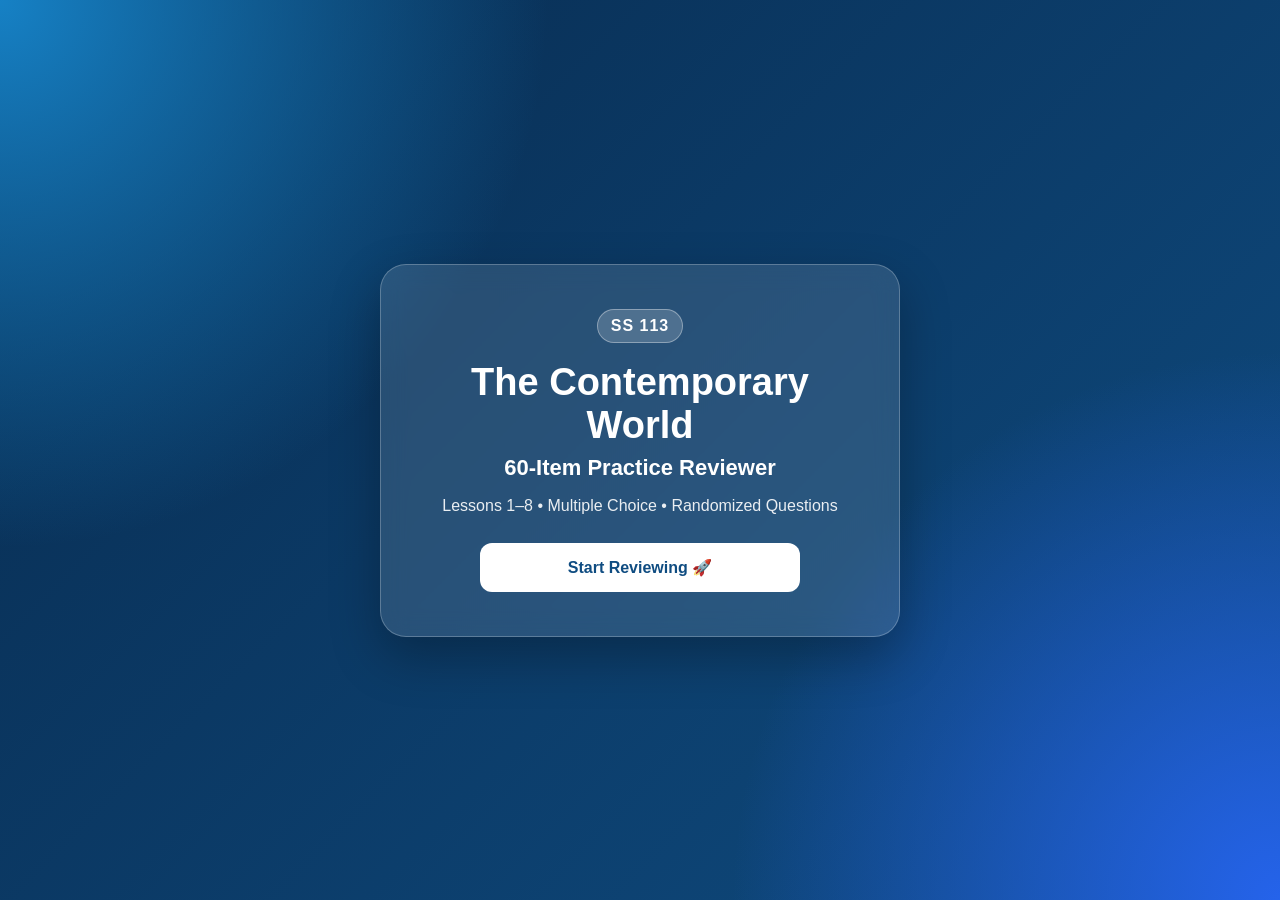
<file: index.html>
<!DOCTYPE html>
<html lang="en">
<head>
    <meta charset="UTF-8">
    <meta name="viewport" content="width=device-width, initial-scale=1.0">
    <title>The Contemporary World Reviewer</title>
    <link rel="stylesheet" href="style.css">
</head>
<body class="landing-page">
    <div class="landing-card">
        <div class="course-badge">SS 113</div>
        <h1>The Contemporary World</h1>
        <p class="subtitle">60-Item Practice Reviewer</p>
        <p class="description">Lessons 1–8 • Multiple Choice • Randomized Questions</p>
        <a class="start-btn" href="home.html">Start Reviewing 🚀</a>
    </div>
</body>
</html>
</file>
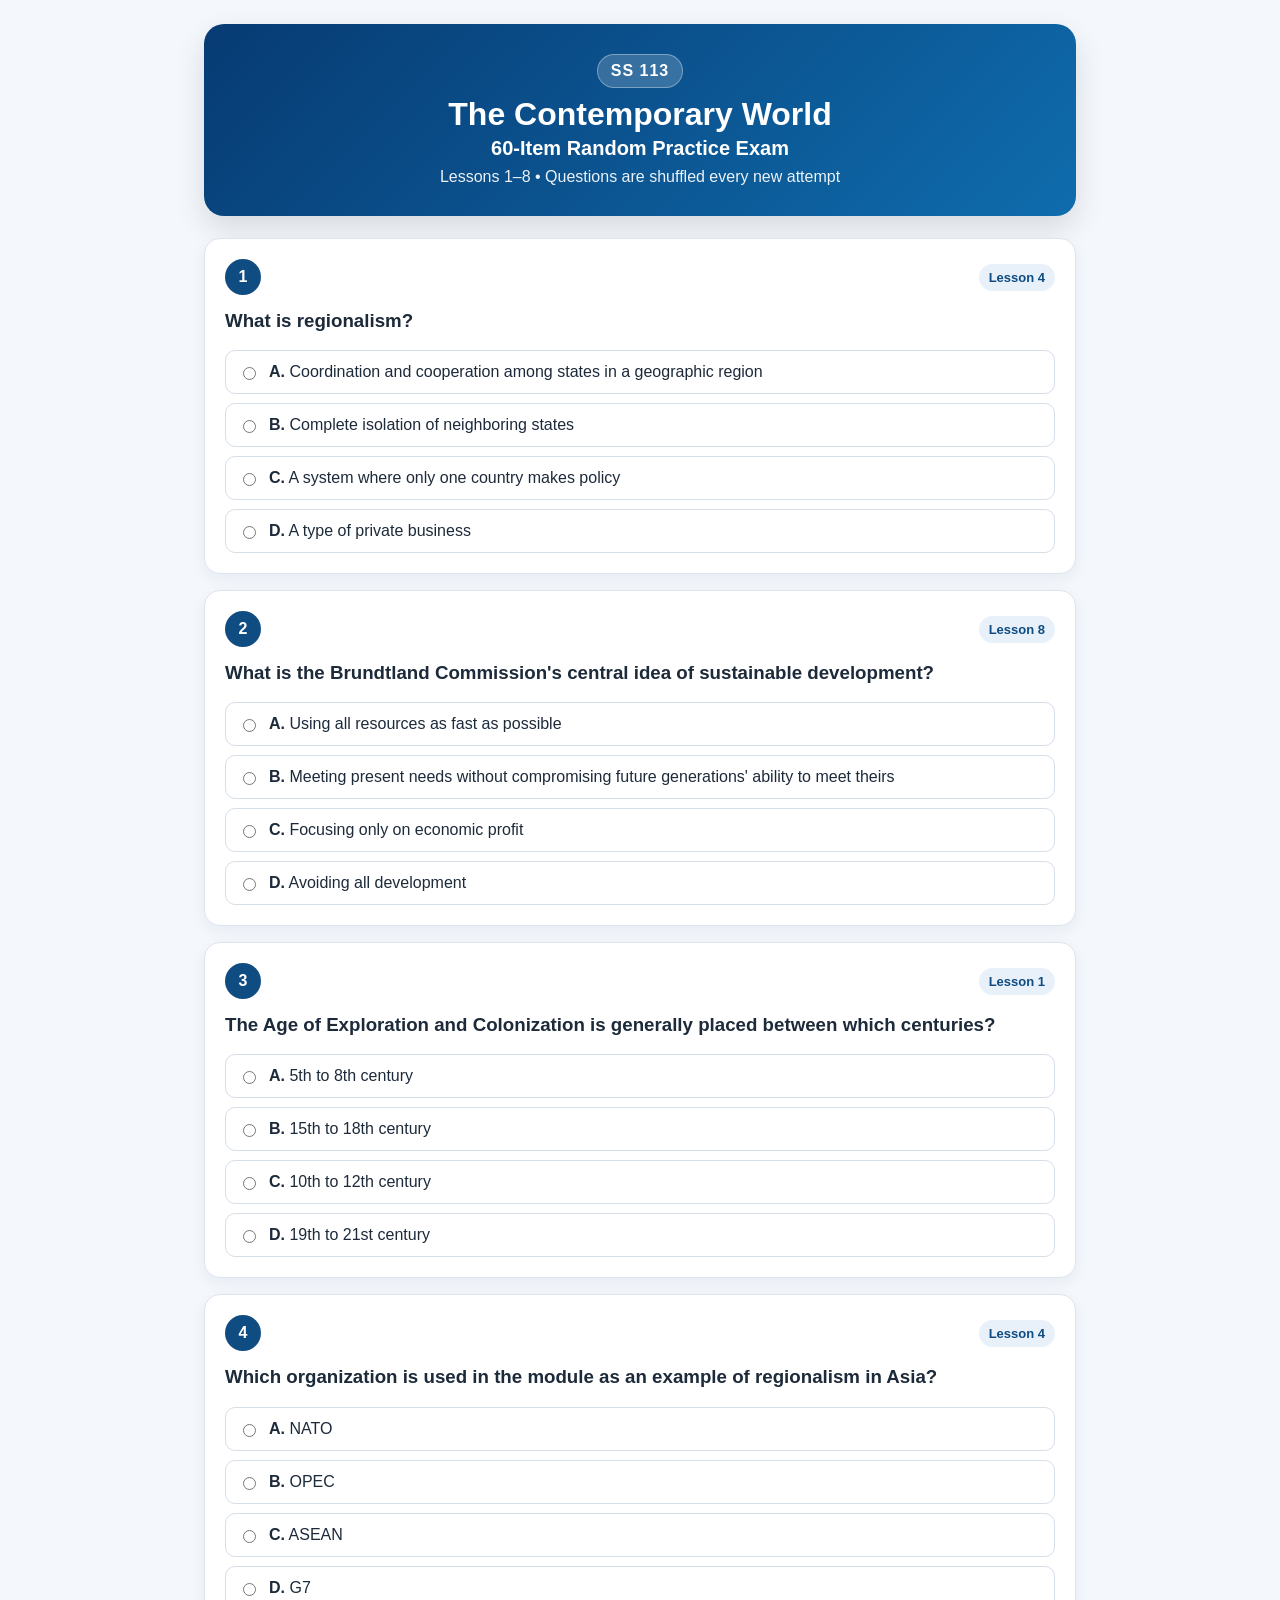
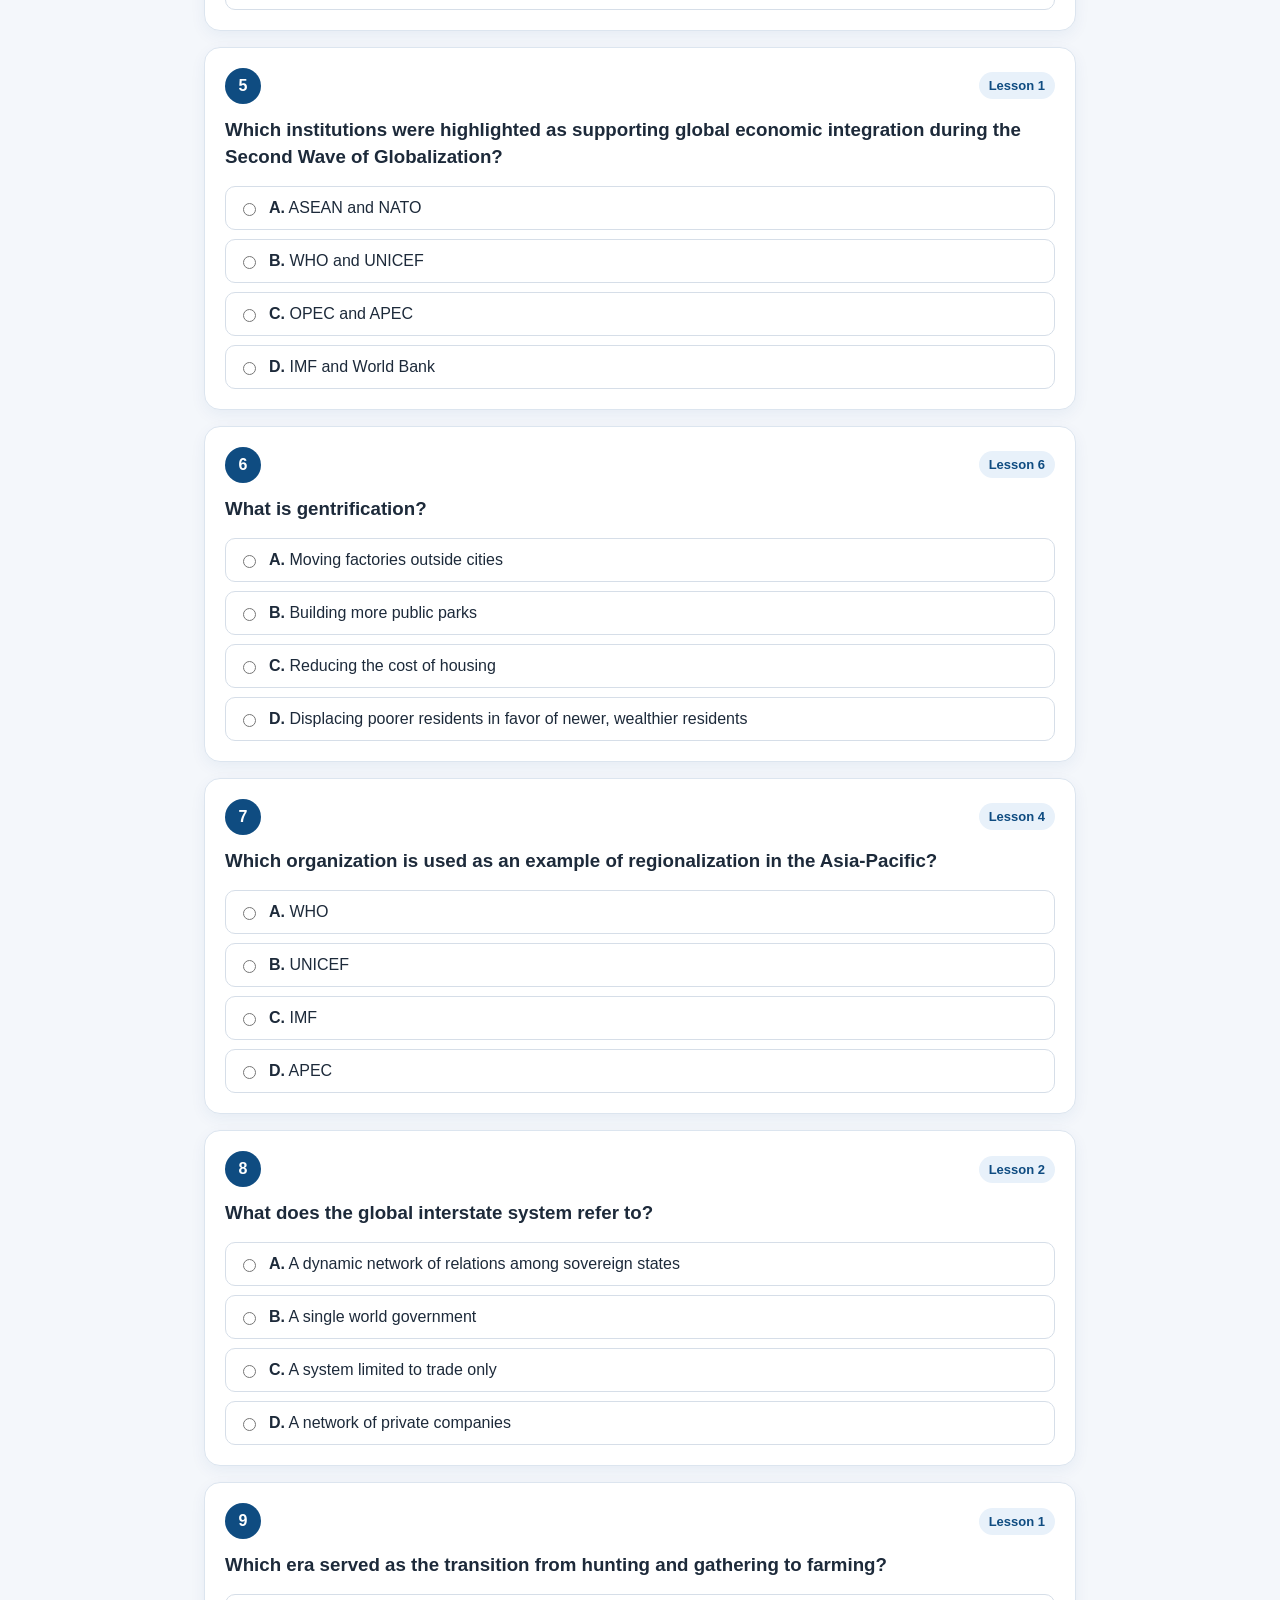
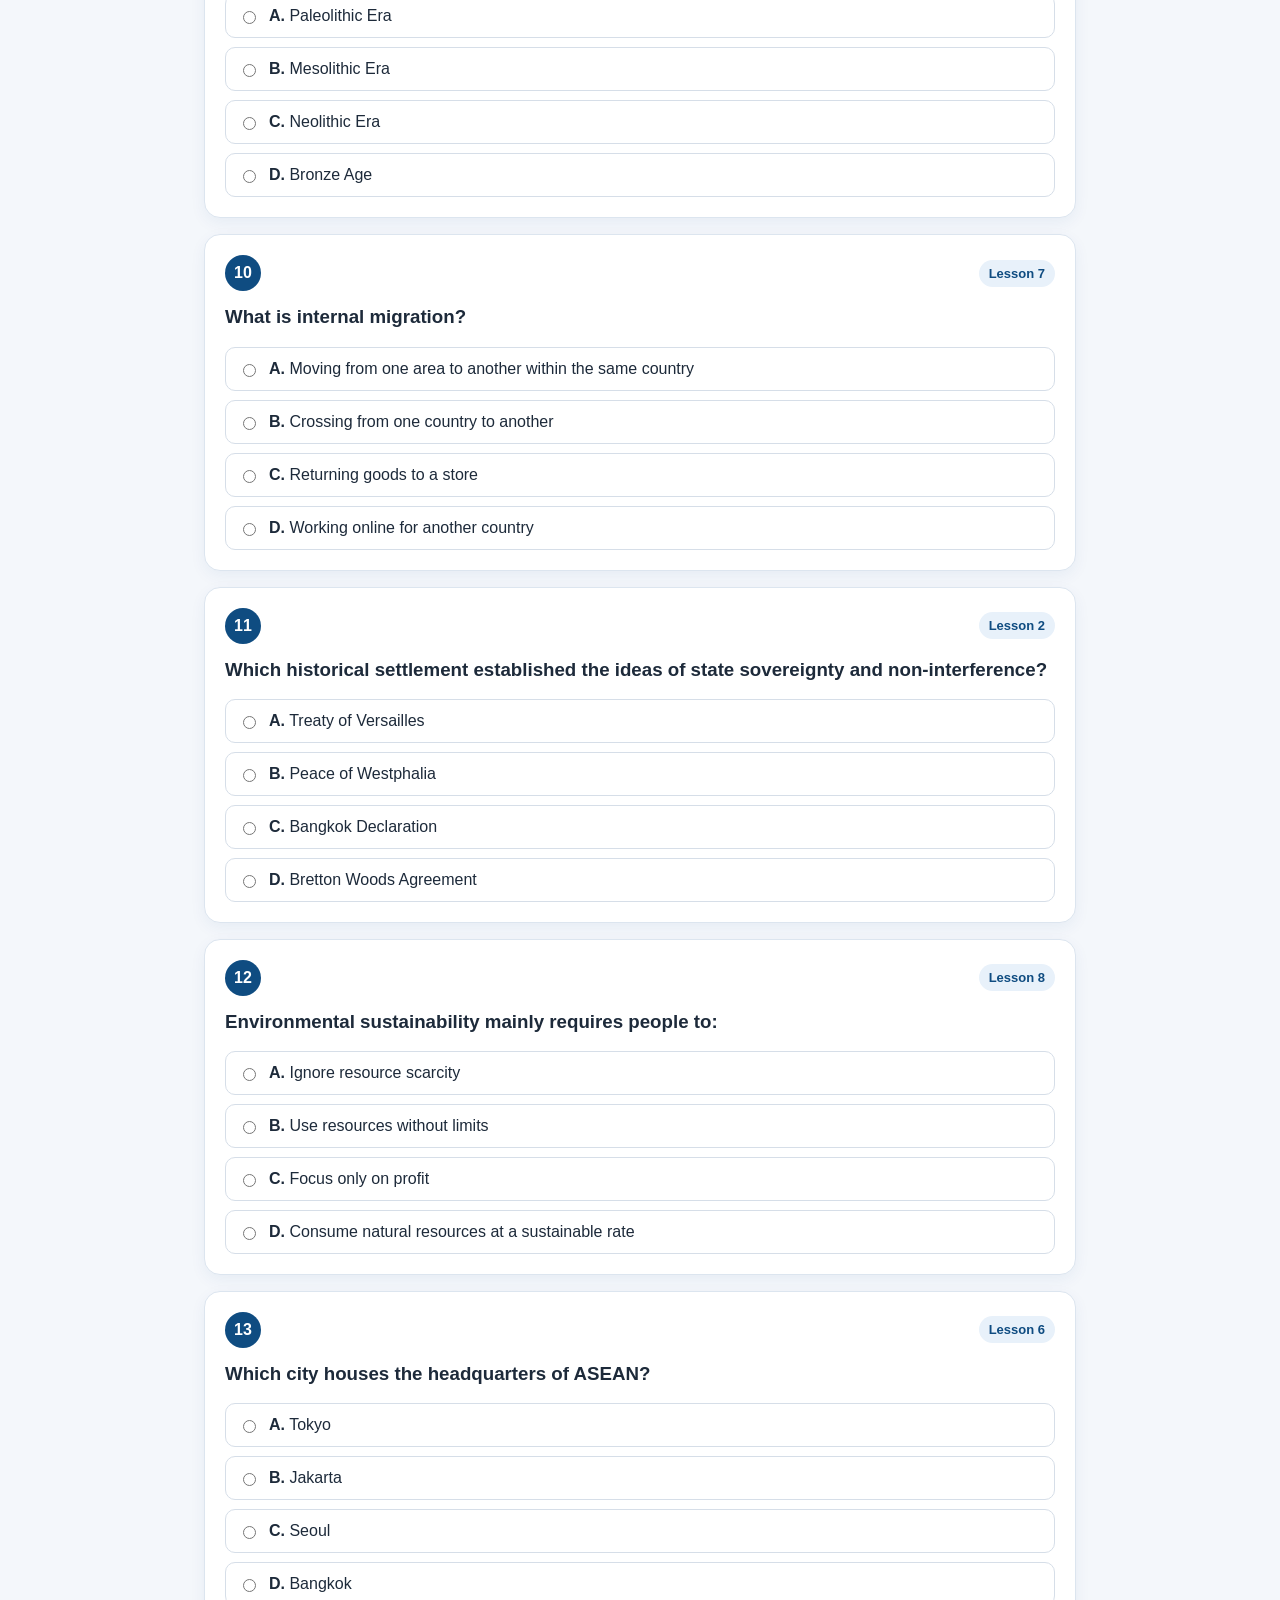
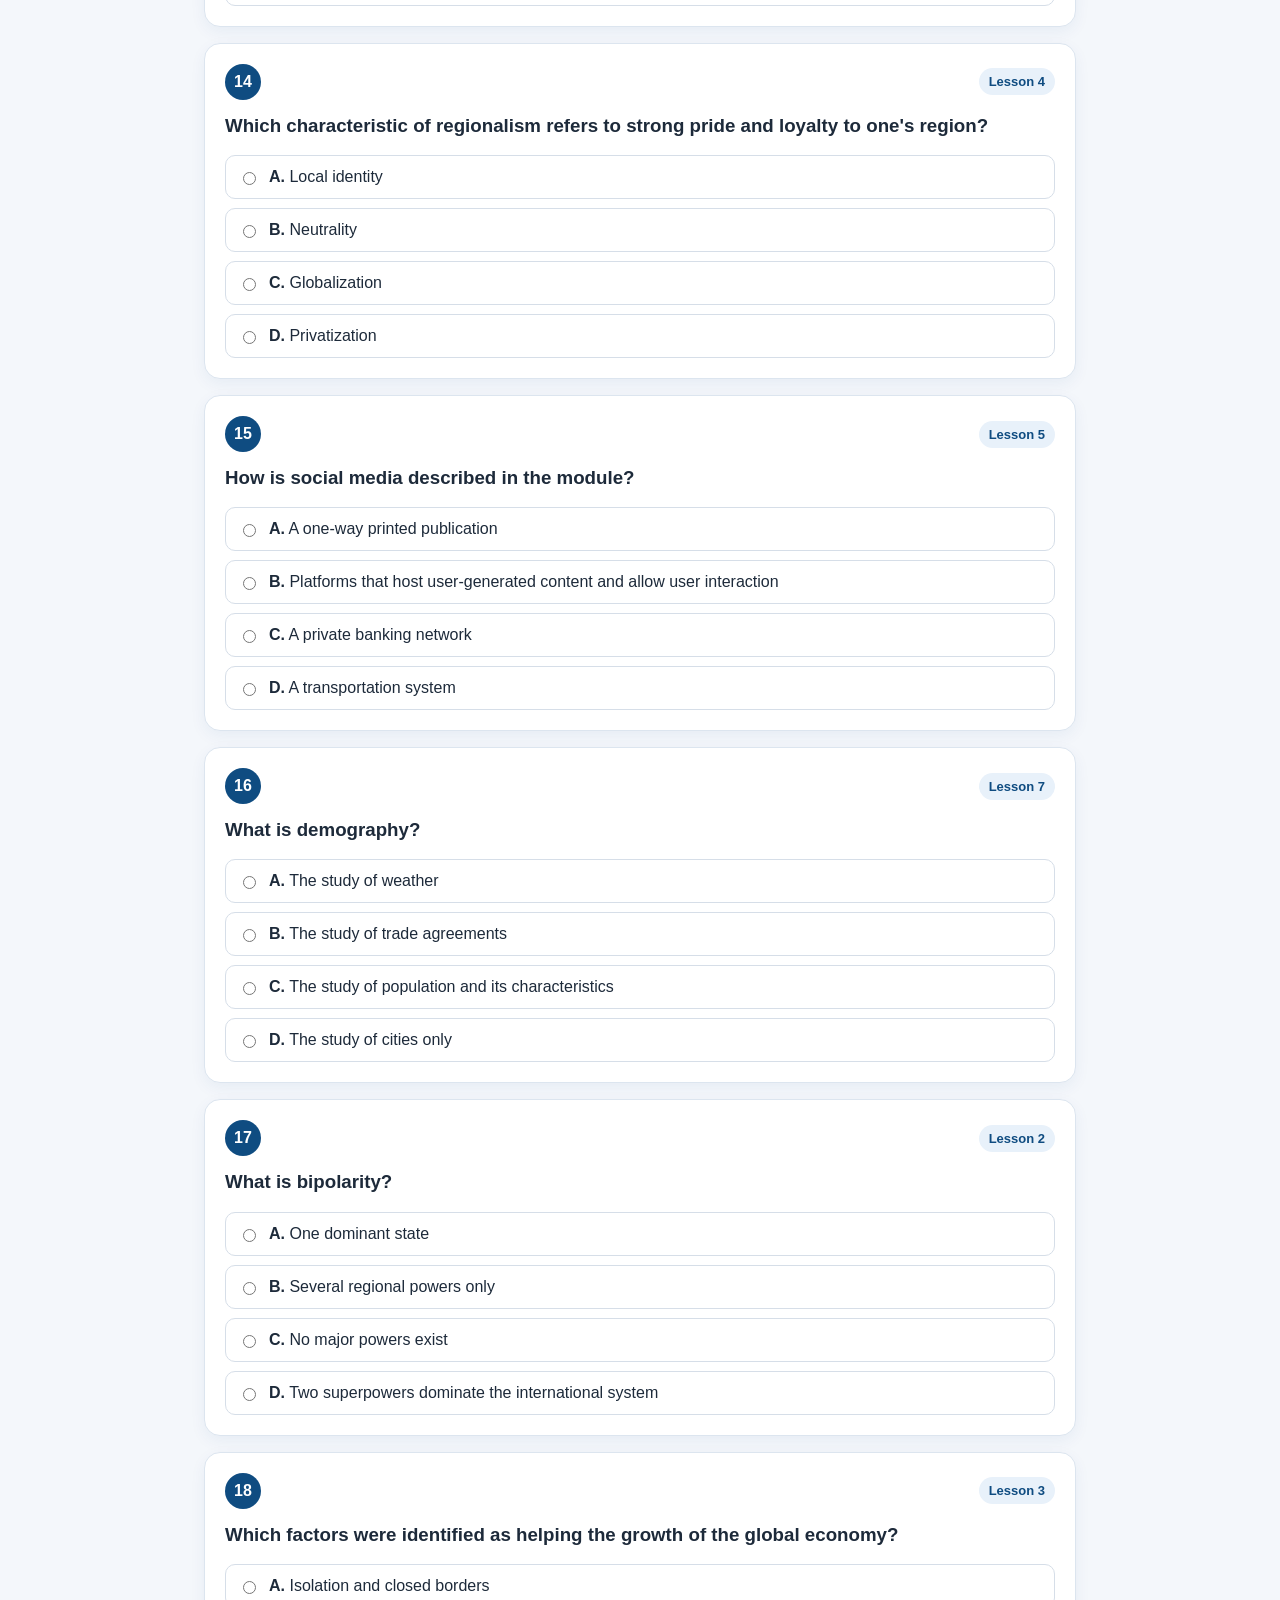
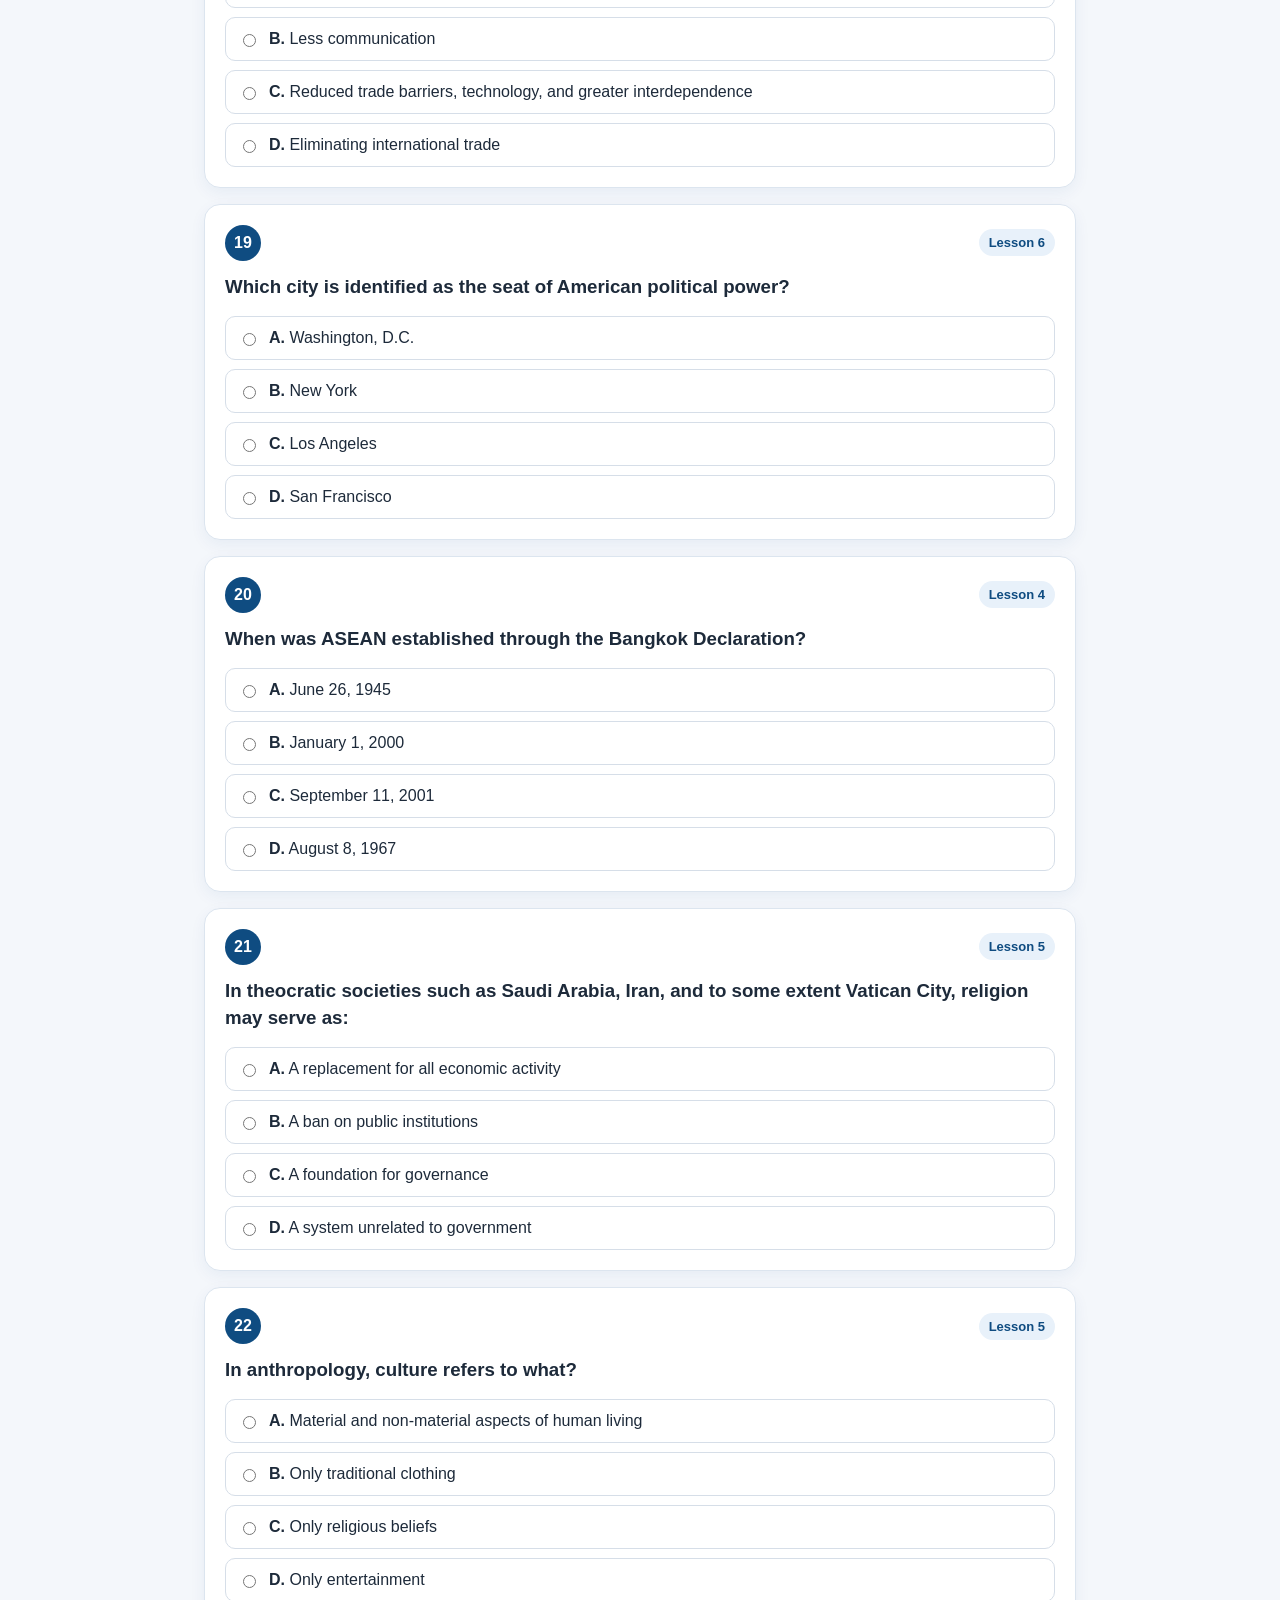
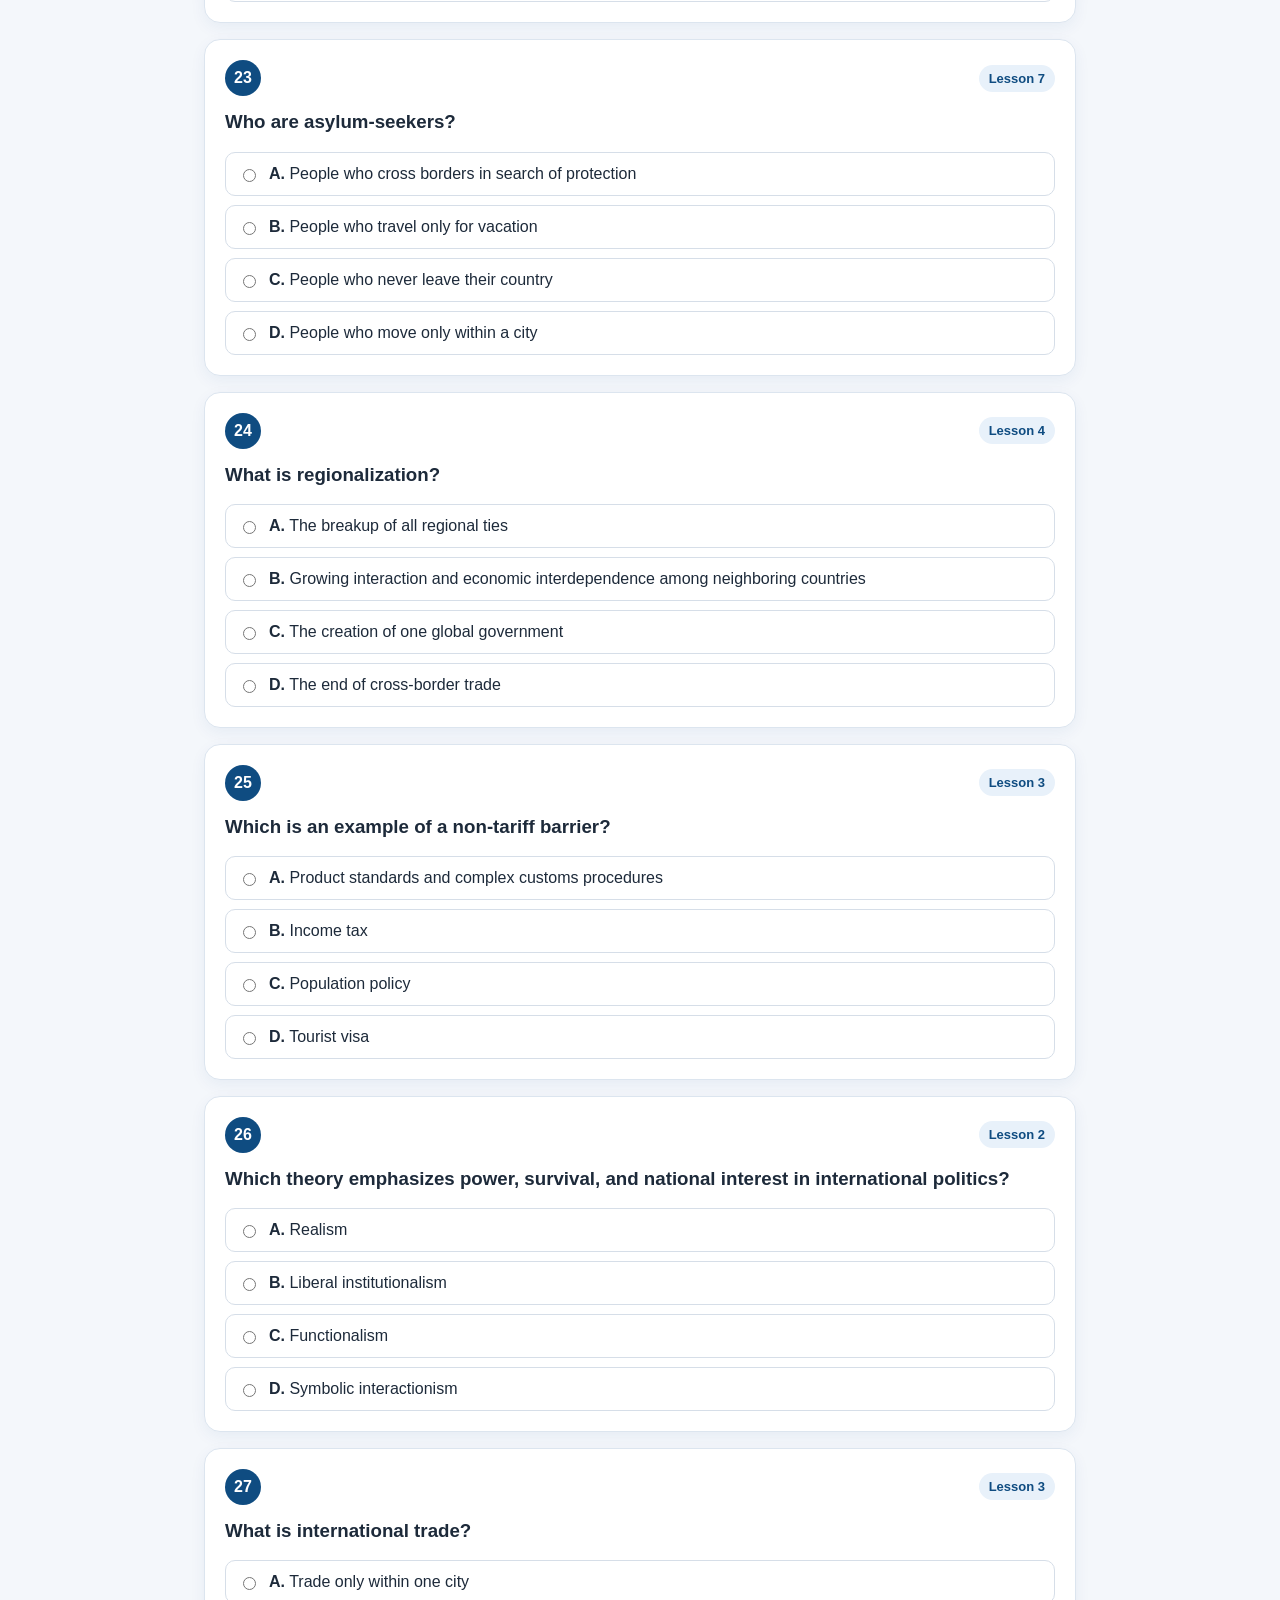
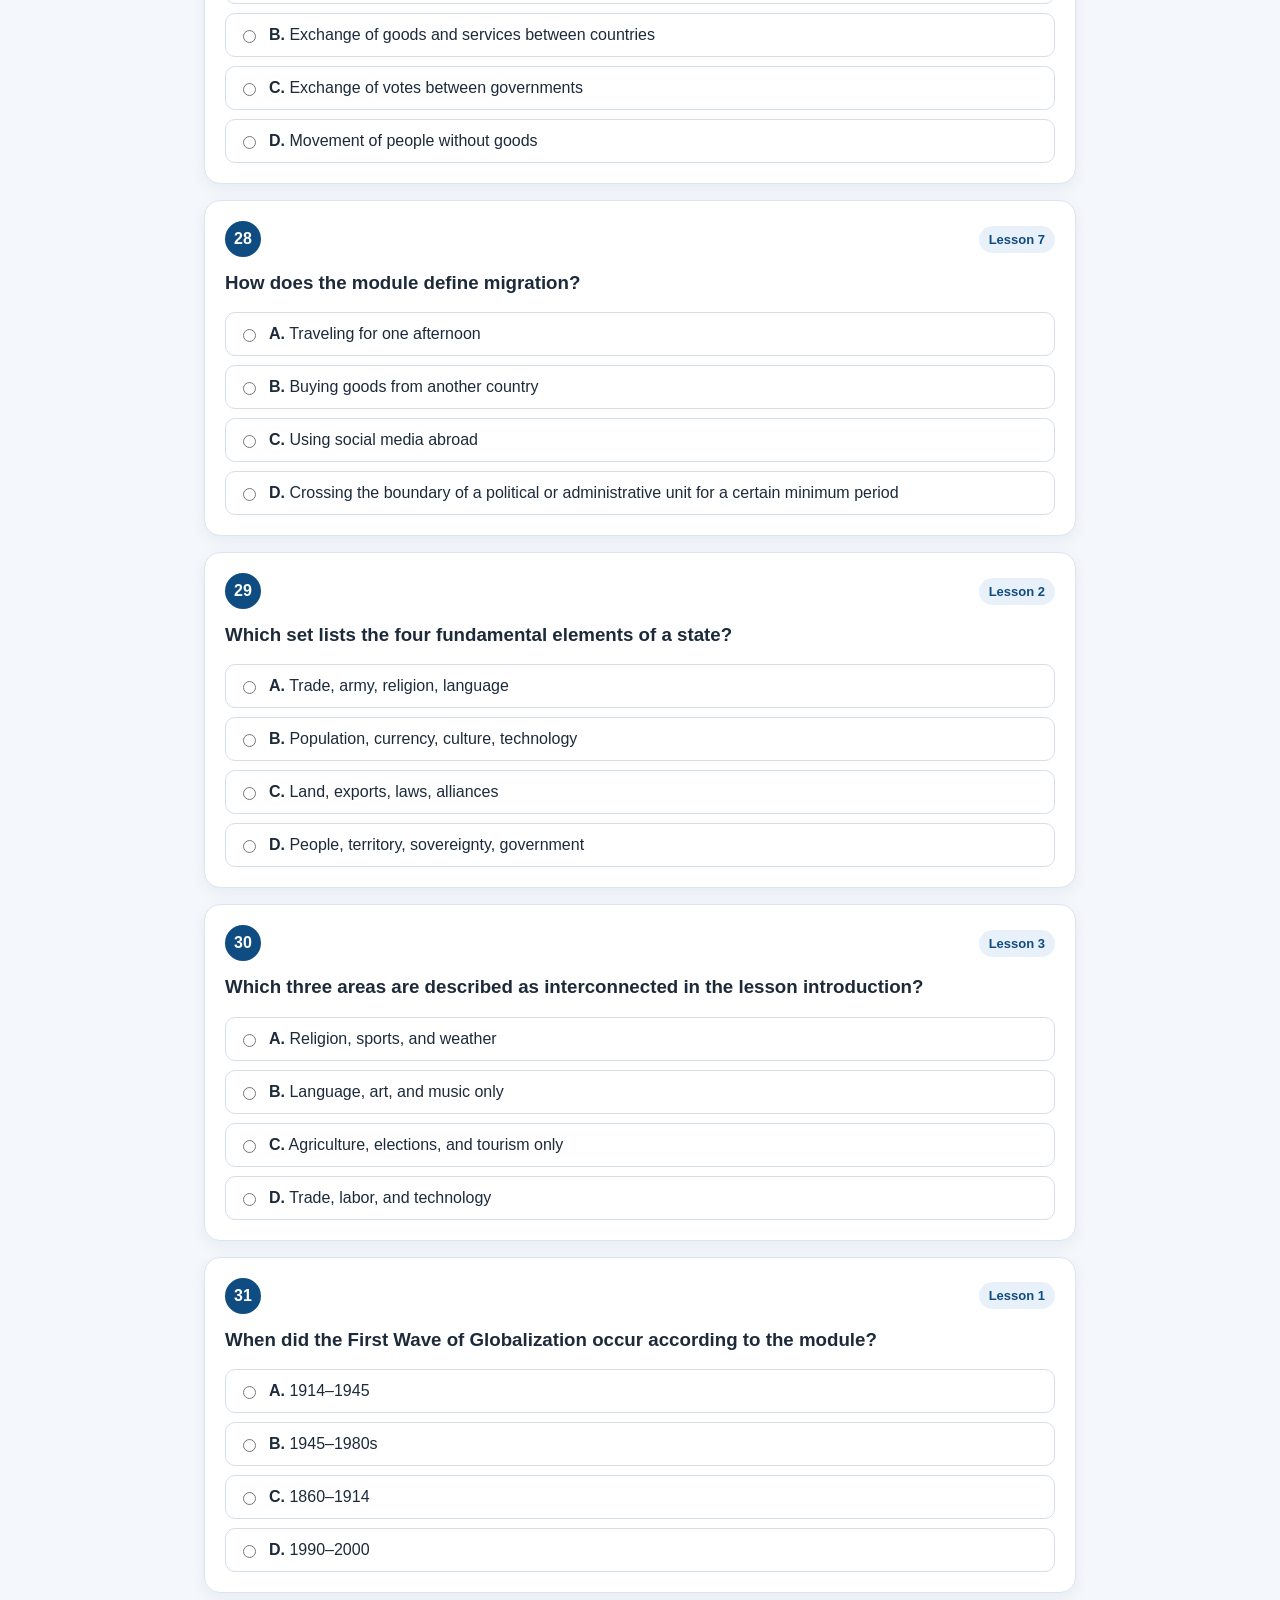
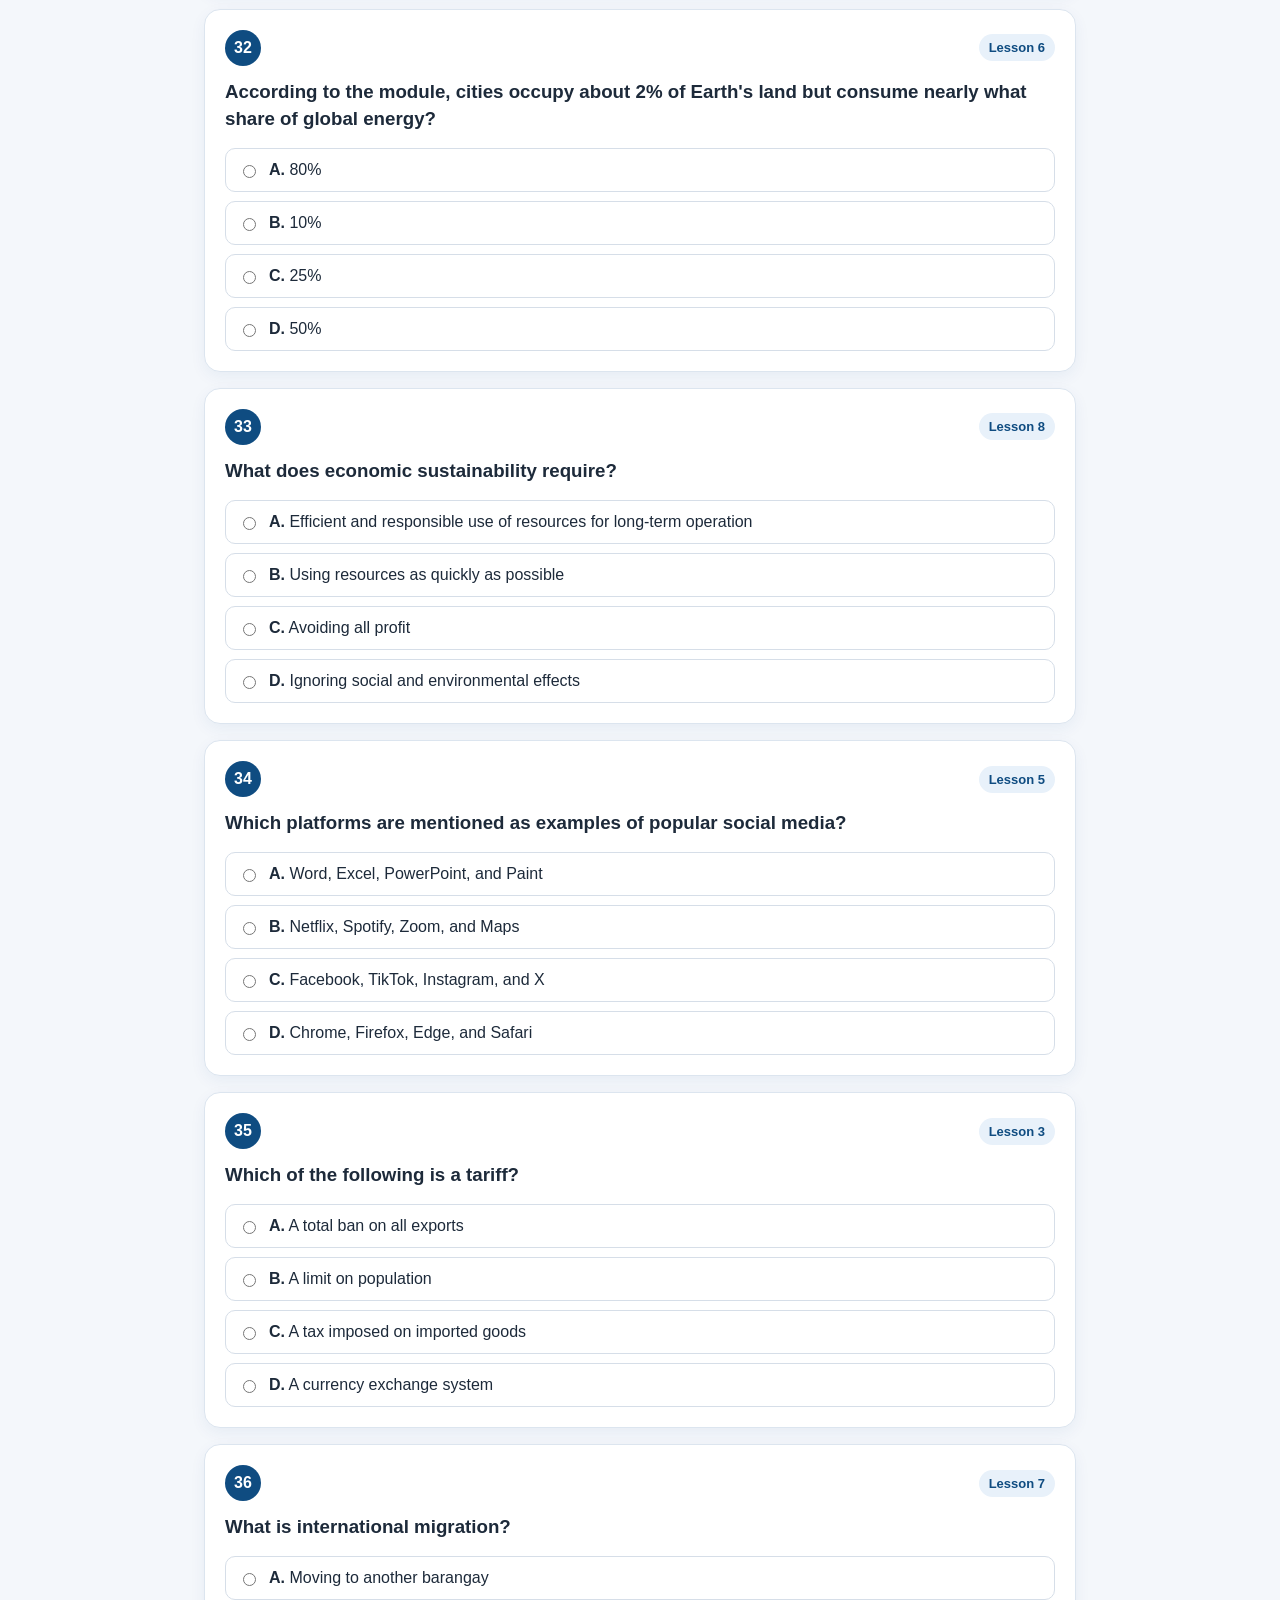
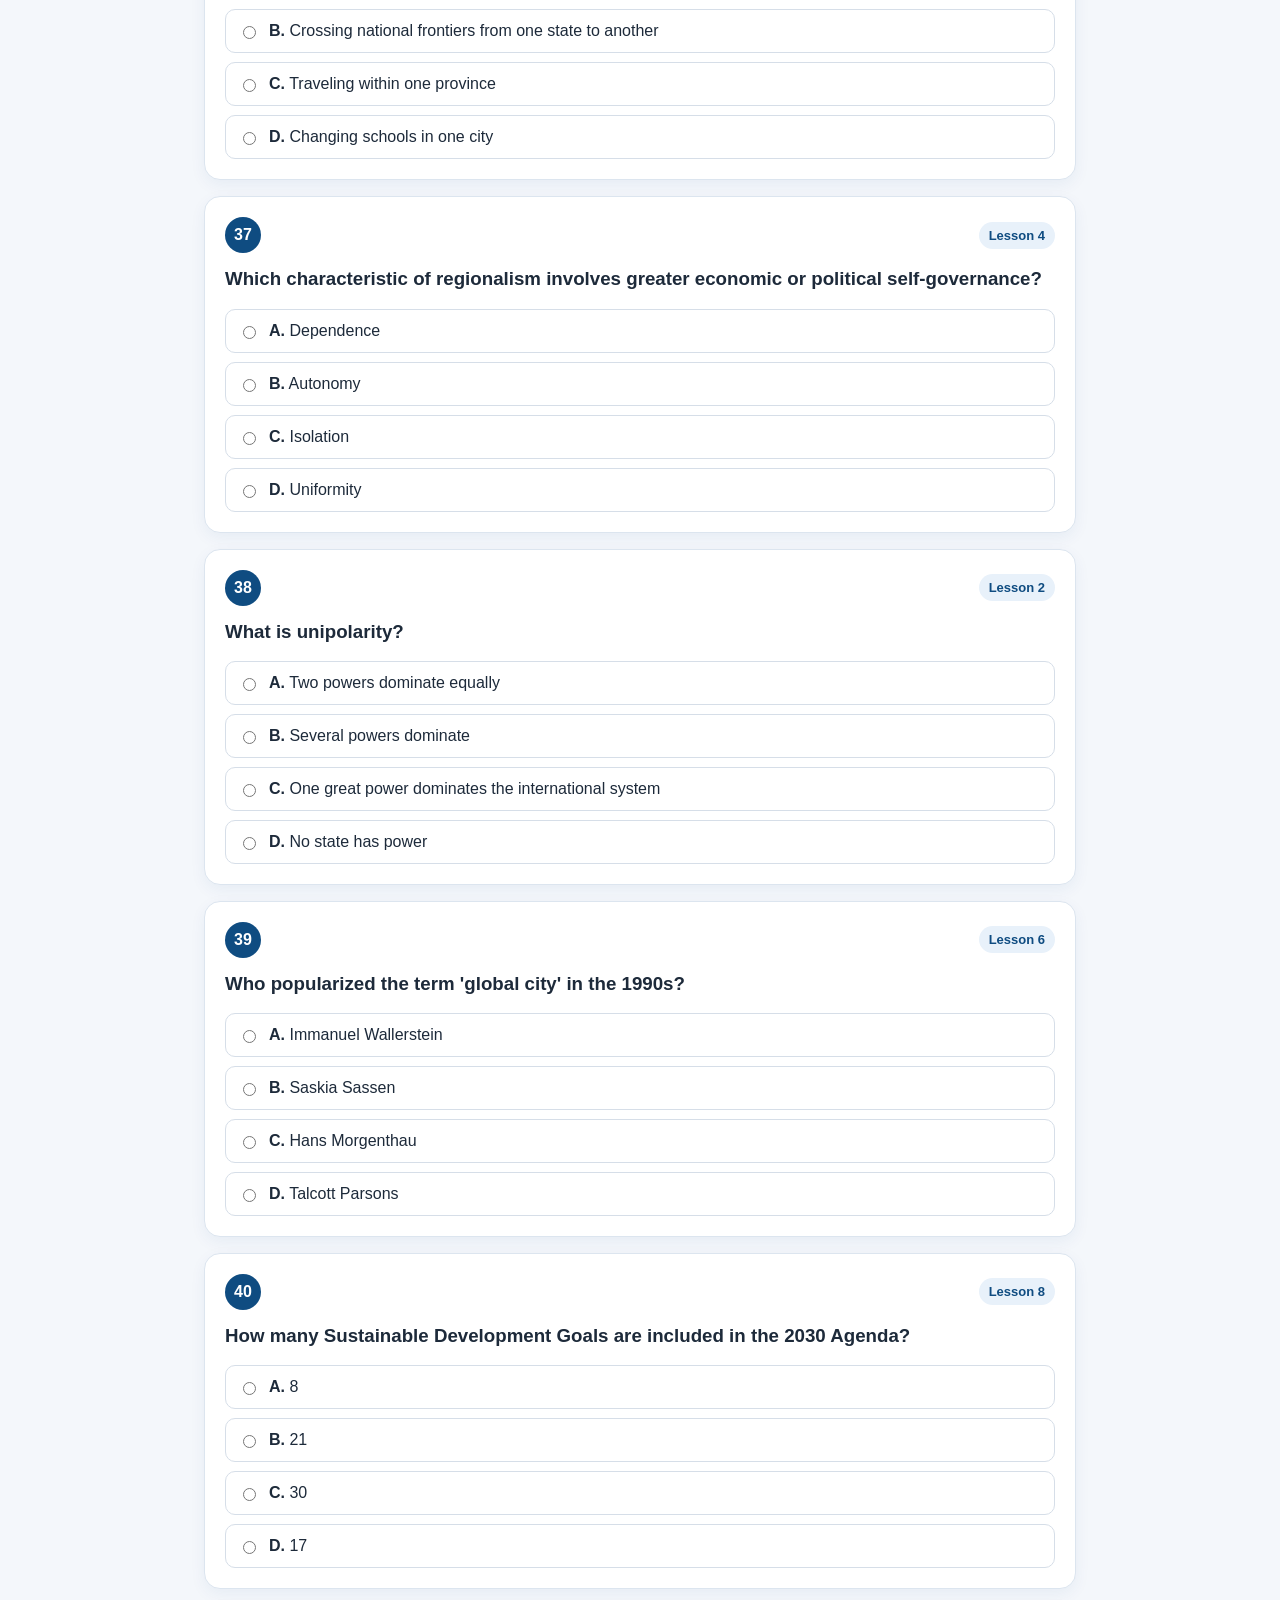
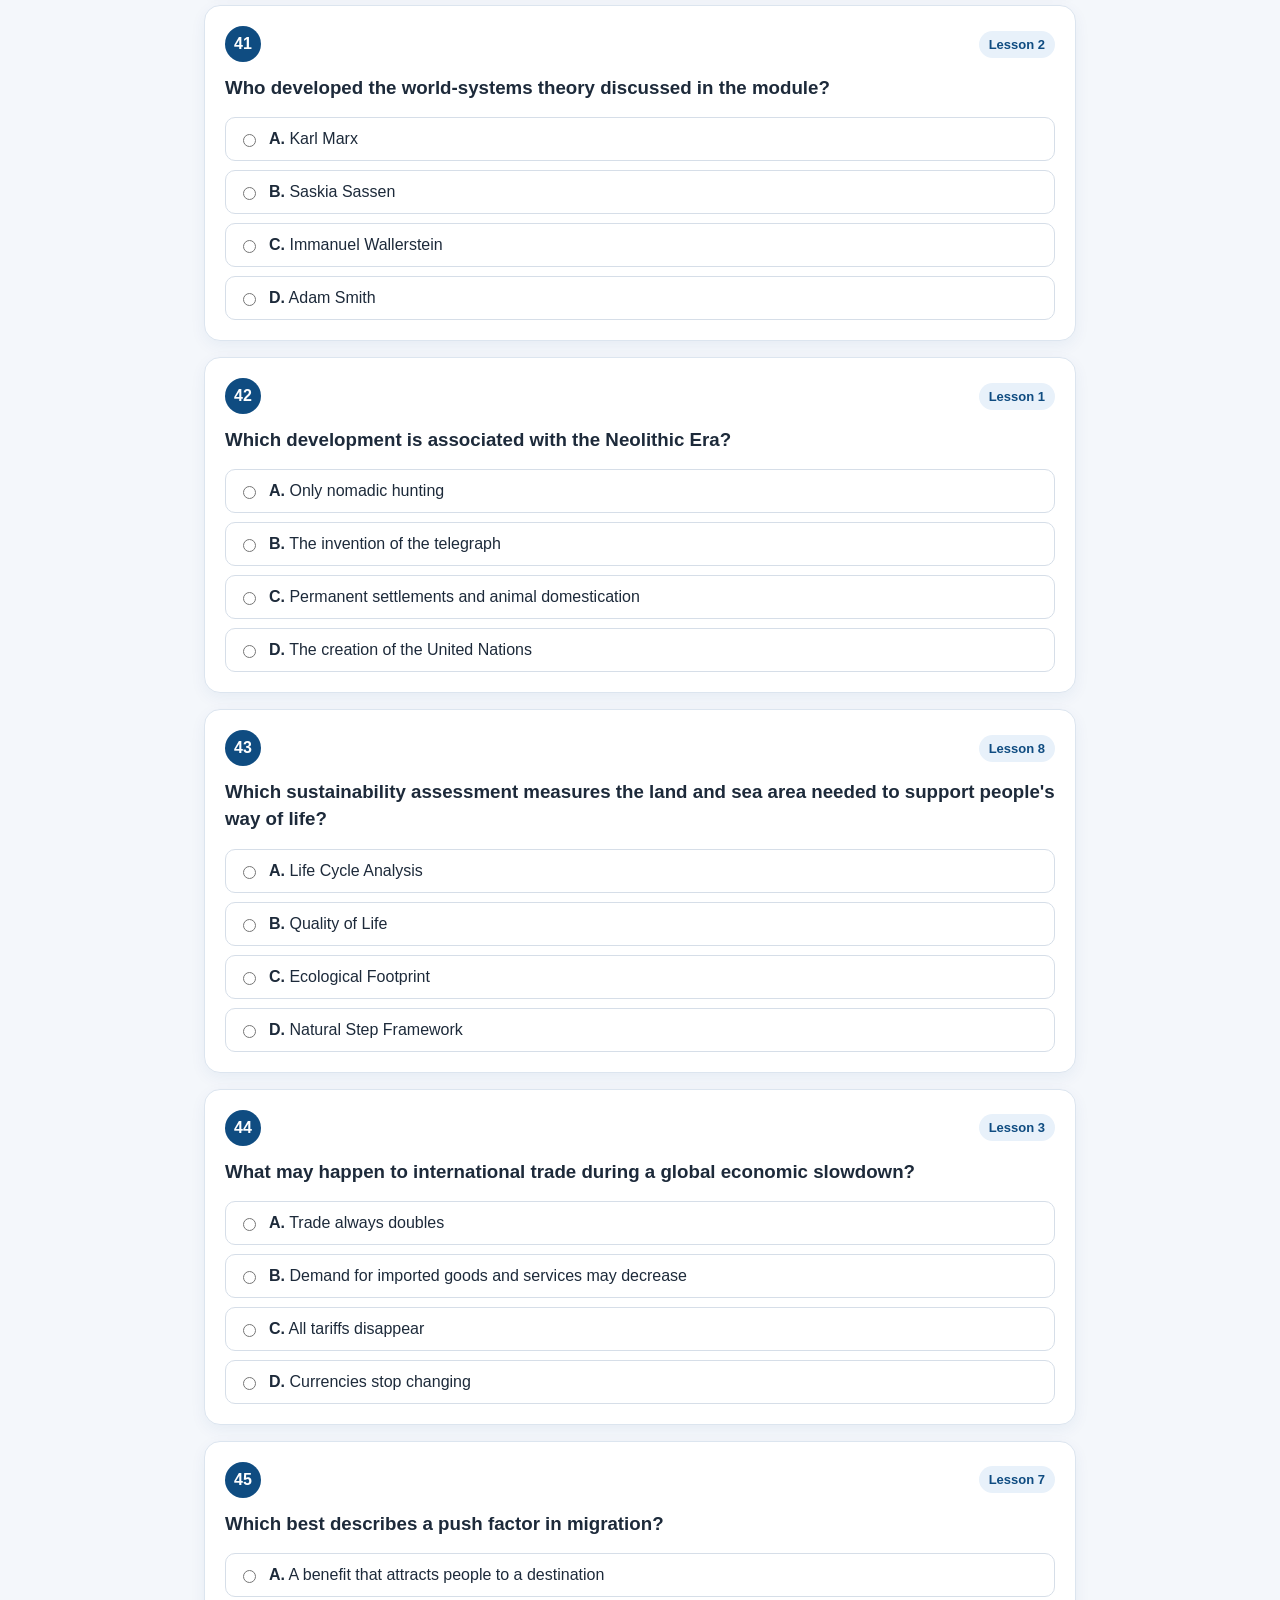
<file: home.html>
<!DOCTYPE html>
<html lang="en">
<head>
    <meta charset="UTF-8">
    <meta name="viewport" content="width=device-width, initial-scale=1.0">
    <title>SS 113 - 60 Item Random Exam</title>
    <link rel="stylesheet" href="style.css">
</head>
<body>
    <div class="container">
        <header>
            <span class="course-label">SS 113</span>
            <h1>The Contemporary World</h1>
            <h2>60-Item Random Practice Exam</h2>
            <p>Lessons 1–8 • Questions are shuffled every new attempt</p>
        </header>

        <div id="scoreArea"></div>
        <form id="examForm"></form>
    </div>

    <script src="questions.js"></script>
    <script src="app.js"></script>
</body>
</html>
</file>
<file: style.css>
*{box-sizing:border-box}
html{scroll-behavior:smooth}
body{margin:0;font-family:Arial,Helvetica,sans-serif;background:#f4f7fb;color:#1d2a3a}
.container{max-width:920px;margin:auto;padding:24px}
header{background:linear-gradient(135deg,#073b73,#0f6cad);color:#fff;padding:30px;border-radius:20px;text-align:center;margin-bottom:22px;box-shadow:0 12px 30px rgba(0,0,0,.12)}
header h1{margin:8px 0 4px;font-size:32px}
header h2{margin:4px 0 8px;font-size:20px;font-weight:600}
header p{margin:0;opacity:.92}
.course-label,.course-badge{display:inline-block;background:rgba(255,255,255,.18);border:1px solid rgba(255,255,255,.35);padding:7px 13px;border-radius:999px;font-weight:700;letter-spacing:1px}
.question-card{background:#fff;border:1px solid #dce5ef;border-radius:16px;padding:20px;margin:16px 0;box-shadow:0 5px 16px rgba(15,76,129,.06)}
.question-top{display:flex;justify-content:space-between;align-items:center;margin-bottom:10px}
.number{background:#0f4c81;color:#fff;width:36px;height:36px;border-radius:50%;display:flex;align-items:center;justify-content:center;font-weight:bold}
.lesson{font-size:13px;background:#e8f1fa;color:#0f4c81;padding:6px 10px;border-radius:999px;font-weight:bold}
.question-card h3{line-height:1.45;margin:12px 0 16px}
.choices{display:grid;gap:9px}
.choice{display:flex;gap:10px;padding:12px;border:1px solid #d6dee8;border-radius:10px;cursor:pointer;transition:.2s;background:#fff}
.choice:hover{border-color:#0f6cad;background:#f6fbff}
.choice input{margin-top:3px}
.choice.correct{border-color:#2f8f46;background:#edf8f0}
.choice.wrong{border-color:#c53b3b;background:#fff0f0}
.submit-btn,.btn,.start-btn{display:block;width:100%;border:0;border-radius:12px;background:linear-gradient(135deg,#0f4c81,#1681c5);color:#fff;padding:15px;font-weight:bold;text-align:center;text-decoration:none;margin:24px 0;cursor:pointer;font-size:16px}
.submit-btn:hover,.btn:hover,.start-btn:hover{filter:brightness(1.06);transform:translateY(-1px)}
.score-card{background:#fff;border:2px solid #0f4c81;border-radius:16px;text-align:center;padding:22px;margin-bottom:22px}
.score-card h2{margin-top:0}
.feedback{margin-top:12px;padding:10px;border-radius:8px;font-weight:bold}
.feedback.ok{background:#edf8f0;color:#237037}
.feedback.bad{background:#fff0f0;color:#a62d2d}
.landing-page{min-height:100vh;display:flex;align-items:center;justify-content:center;padding:20px;background:radial-gradient(circle at top left,#1681c5,transparent 35%),radial-gradient(circle at bottom right,#2563eb,transparent 35%),linear-gradient(135deg,#082b4f,#0f4c81);color:#fff}
.landing-card{width:min(520px,100%);padding:44px 34px;text-align:center;background:rgba(255,255,255,.12);border:1px solid rgba(255,255,255,.24);border-radius:26px;backdrop-filter:blur(12px);box-shadow:0 20px 50px rgba(0,0,0,.28)}
.landing-card h1{font-size:38px;margin:18px 0 8px}
.subtitle{font-size:22px;font-weight:700;margin:0 0 8px}
.description{opacity:.9;margin-bottom:28px}
.start-btn{max-width:320px;margin:0 auto;background:#fff;color:#0f4c81}
@media(max-width:600px){.container{padding:12px}header{padding:24px 15px}.question-card{padding:15px}.landing-card{padding:34px 20px}.landing-card h1{font-size:30px}}
</file>
